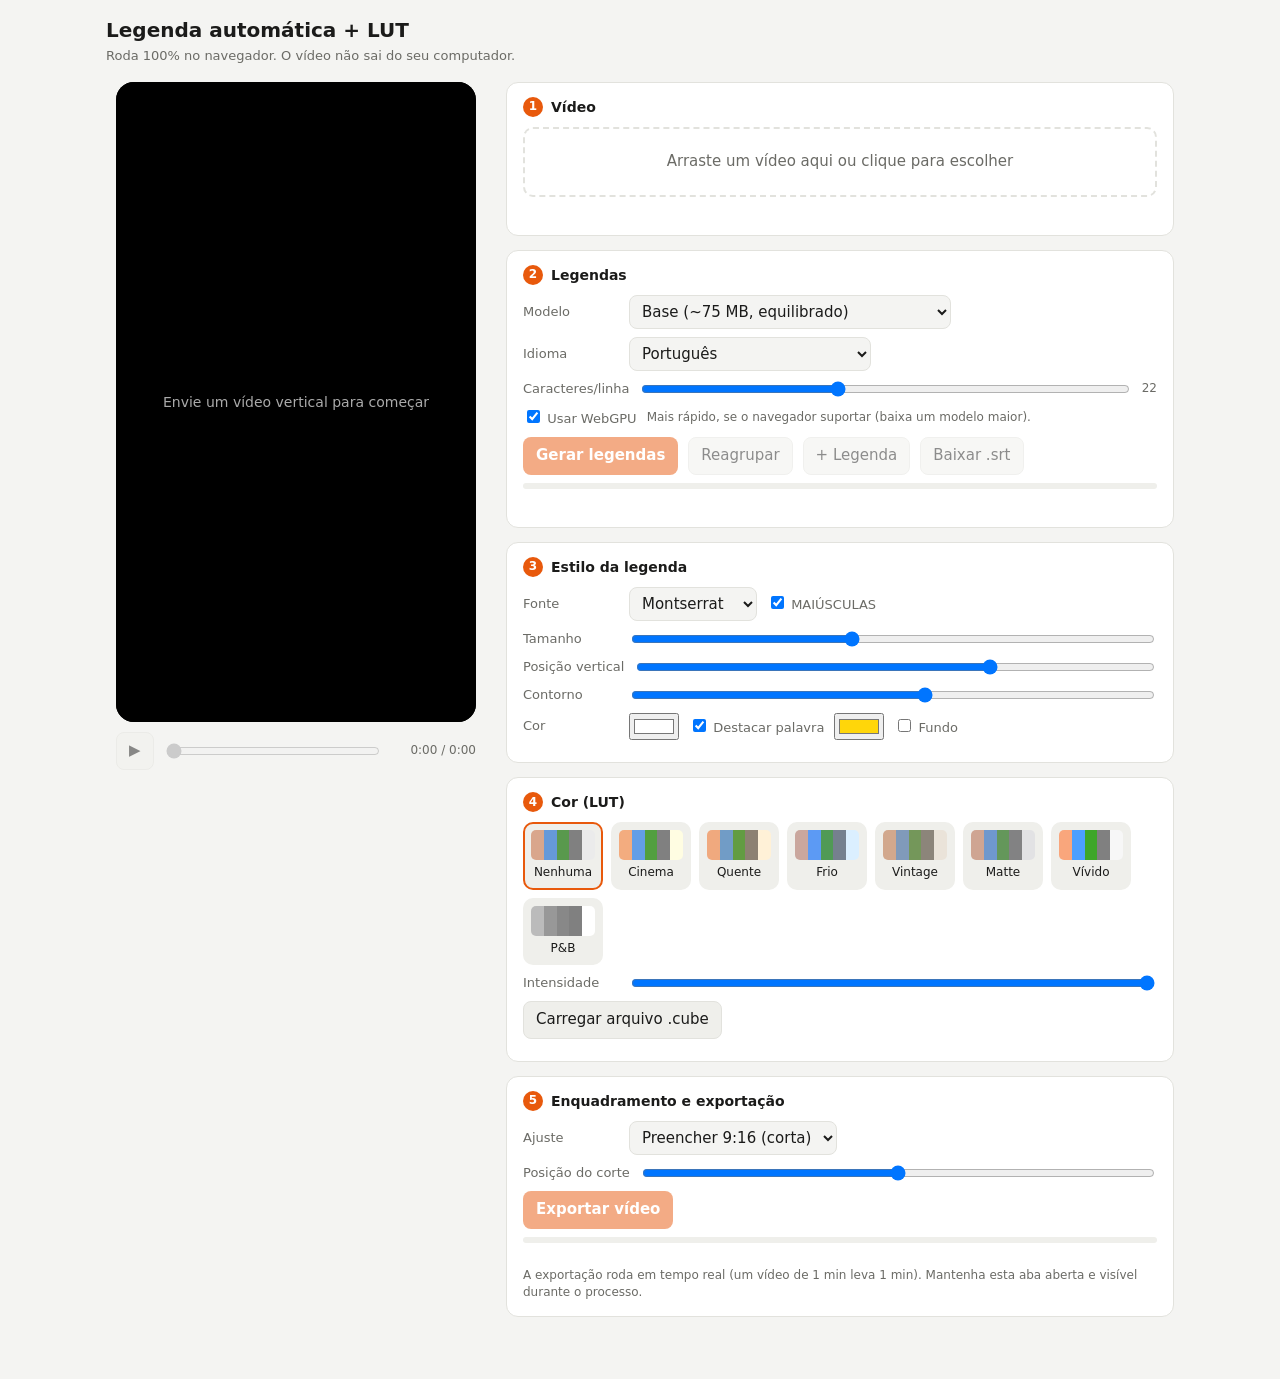
<file: legendas-lut/index.html>
<!doctype html>
<html lang="pt-BR">
<head>
<meta charset="utf-8">
<meta name="viewport" content="width=device-width, initial-scale=1">
<title>Legenda + LUT</title>
<link rel="preconnect" href="https://fonts.googleapis.com">
<link rel="preconnect" href="https://fonts.gstatic.com" crossorigin>
<link href="https://fonts.googleapis.com/css2?family=Anton&family=Bebas+Neue&family=Inter:wght@700;900&family=Montserrat:wght@800;900&family=Poppins:wght@700;800&display=swap" rel="stylesheet">
<style>
:root{
  --bg:#f4f4f2; --panel:#fff; --ink:#1b1b1a; --muted:#6b6b66; --line:#e2e2dd;
  --accent:#e8590c; --accent-ink:#fff; --chip:#efefeb;
}
@media (prefers-color-scheme: dark){
  :root:not([data-theme="light"]){
    --bg:#111112; --panel:#1b1b1d; --ink:#f1f1ee; --muted:#9a9a94; --line:#2c2c2f;
    --accent:#ff7a2f; --accent-ink:#161616; --chip:#26262a;
  }
}
*{box-sizing:border-box}
html,body{margin:0}
body{background:var(--bg);color:var(--ink);font:15px/1.45 system-ui,-apple-system,Segoe UI,Roboto,sans-serif}
header{padding:16px;max-width:1100px;margin:0 auto}
h1{font-size:20px;margin:0}
header p{margin:2px 0 0;color:var(--muted);font-size:13px}
main{max-width:1100px;margin:0 auto;padding:0 16px 48px;display:grid;grid-template-columns:minmax(300px,380px) 1fr;gap:20px;align-items:start}
@media(max-width:820px){main{grid-template-columns:1fr}}
.stage{position:sticky;top:12px}
@media(max-width:820px){.stage{position:static}}
.phone{background:#000;border-radius:18px;overflow:hidden;aspect-ratio:9/16;width:100%;max-width:360px;margin:0 auto;position:relative}
.phone canvas{width:100%;height:100%;display:block}
.empty{position:absolute;inset:0;display:grid;place-items:center;color:#aaa;text-align:center;padding:24px;font-size:14px}
.transport{display:flex;gap:10px;align-items:center;max-width:360px;margin:10px auto 0}
.transport input[type=range]{flex:1}
.time{font-variant-numeric:tabular-nums;color:var(--muted);font-size:12px;min-width:84px;text-align:right}
.card{background:var(--panel);border:1px solid var(--line);border-radius:12px;padding:14px 16px;margin-bottom:14px}
.card h2{font-size:14px;margin:0 0 10px;display:flex;align-items:center;gap:8px}
.card h2 .n{background:var(--accent);color:var(--accent-ink);width:20px;height:20px;border-radius:50%;display:grid;place-items:center;font-size:12px}
.row{display:flex;gap:10px;align-items:center;flex-wrap:wrap;margin:8px 0}
.row label{font-size:13px;color:var(--muted);min-width:96px}
.row input[type=range]{flex:1;min-width:120px}
select,input[type=number],textarea,input[type=text]{font:inherit;background:var(--bg);color:var(--ink);border:1px solid var(--line);border-radius:8px;padding:6px 8px}
button{font:inherit;cursor:pointer;border:1px solid var(--line);background:var(--chip);color:var(--ink);border-radius:8px;padding:7px 12px}
button.primary{background:var(--accent);color:var(--accent-ink);border-color:transparent;font-weight:600}
button:disabled{opacity:.5;cursor:not-allowed}
.drop{border:2px dashed var(--line);border-radius:10px;padding:22px;text-align:center;color:var(--muted);cursor:pointer}
.drop.over{border-color:var(--accent);color:var(--ink)}
.bar{height:6px;background:var(--chip);border-radius:3px;overflow:hidden;margin-top:8px}
.bar>i{display:block;height:100%;width:0;background:var(--accent);transition:width .2s}
.status{font-size:13px;color:var(--muted);margin-top:6px;min-height:18px}
.caps{max-height:340px;overflow:auto;border:1px solid var(--line);border-radius:10px;margin-top:10px}
.cap{display:grid;grid-template-columns:auto 1fr auto;gap:8px;padding:8px;border-bottom:1px solid var(--line);align-items:start}
.cap:last-child{border-bottom:0}
.cap.active{background:color-mix(in srgb,var(--accent) 14%,transparent)}
.cap .t{display:flex;flex-direction:column;gap:4px}
.cap .t input{width:68px;padding:3px 5px;font-size:12px}
.cap textarea{width:100%;resize:vertical;min-height:44px}
.cap .b{display:flex;flex-direction:column;gap:4px}
.cap .b button{padding:3px 8px;font-size:12px}
.luts{display:flex;flex-wrap:wrap;gap:8px}
.lut{display:flex;flex-direction:column;gap:4px;align-items:center;font-size:12px;cursor:pointer;padding:6px;border:2px solid transparent;border-radius:10px;background:var(--chip)}
.lut.sel{border-color:var(--accent)}
.lut i{display:block;width:64px;height:30px;border-radius:5px}
.hint{font-size:12px;color:var(--muted)}
.hide{display:none}
a.dl{display:inline-block;margin-top:8px}
</style>
</head>
<body>
<header>
  <h1>Legenda automática + LUT</h1>
  <p>Roda 100% no navegador. O vídeo não sai do seu computador.</p>
</header>

<main>
  <section class="stage">
    <div class="phone">
      <canvas id="out" width="1080" height="1920"></canvas>
      <div class="empty" id="empty">Envie um vídeo vertical para começar</div>
    </div>
    <div class="transport">
      <button id="play" disabled>▶</button>
      <input id="seek" type="range" min="0" max="1000" value="0" disabled>
      <span class="time" id="time">0:00 / 0:00</span>
    </div>
  </section>

  <section>
    <div class="card">
      <h2><span class="n">1</span>Vídeo</h2>
      <div class="drop" id="drop">Arraste um vídeo aqui ou clique para escolher</div>
      <input id="file" type="file" accept="video/*" class="hide">
      <div class="status" id="vinfo"></div>
    </div>

    <div class="card">
      <h2><span class="n">2</span>Legendas</h2>
      <div class="row">
        <label>Modelo</label>
        <select id="model">
          <option value="Xenova/whisper-tiny">Tiny (~40 MB, rápido, menos preciso)</option>
          <option value="Xenova/whisper-base" selected>Base (~75 MB, equilibrado)</option>
          <option value="Xenova/whisper-small">Small (~250 MB, mais preciso, lento)</option>
        </select>
      </div>
      <div class="row">
        <label>Idioma</label>
        <select id="lang">
          <option value="portuguese" selected>Português</option>
          <option value="english">Inglês</option>
          <option value="spanish">Espanhol</option>
          <option value="french">Francês</option>
          <option value="italian">Italiano</option>
          <option value="german">Alemão</option>
          <option value="">Detectar automaticamente</option>
        </select>
      </div>
      <div class="row">
        <label>Caracteres/linha</label>
        <input id="maxChars" type="range" min="10" max="40" value="22">
        <span class="hint" id="maxCharsV">22</span>
      </div>
      <div class="row">
        <label><input id="gpu" type="checkbox"> Usar WebGPU</label>
        <span class="hint">Mais rápido, se o navegador suportar (baixa um modelo maior).</span>
      </div>
      <div class="row">
        <button class="primary" id="gen" disabled>Gerar legendas</button>
        <button id="regroup" disabled title="Reagrupa as palavras com o valor de caracteres/linha">Reagrupar</button>
        <button id="addCap" disabled>+ Legenda</button>
        <button id="srt" disabled>Baixar .srt</button>
      </div>
      <div class="bar"><i id="gbar"></i></div>
      <div class="status" id="gstatus"></div>
      <div class="caps hide" id="caps"></div>
    </div>

    <div class="card">
      <h2><span class="n">3</span>Estilo da legenda</h2>
      <div class="row"><label>Fonte</label>
        <select id="font">
          <option>Montserrat</option><option>Poppins</option><option>Inter</option>
          <option>Anton</option><option>Bebas Neue</option>
        </select>
        <label style="min-width:auto"><input id="upper" type="checkbox" checked> MAIÚSCULAS</label>
      </div>
      <div class="row"><label>Tamanho</label><input id="size" type="range" min="40" max="140" value="82"></div>
      <div class="row"><label>Posição vertical</label><input id="pos" type="range" min="15" max="92" value="68"></div>
      <div class="row"><label>Contorno</label><input id="stroke" type="range" min="0" max="16" value="9"></div>
      <div class="row">
        <label>Cor</label><input id="color" type="color" value="#ffffff">
        <label style="min-width:auto"><input id="karaoke" type="checkbox" checked> Destacar palavra</label>
        <input id="hl" type="color" value="#ffd60a">
        <label style="min-width:auto"><input id="box" type="checkbox"> Fundo</label>
      </div>
    </div>

    <div class="card">
      <h2><span class="n">4</span>Cor (LUT)</h2>
      <div class="luts" id="luts"></div>
      <div class="row">
        <label>Intensidade</label><input id="lutMix" type="range" min="0" max="100" value="100">
      </div>
      <div class="row">
        <button id="lutBtn">Carregar arquivo .cube</button>
        <input id="lutFile" type="file" accept=".cube" class="hide">
        <span class="hint" id="lutName"></span>
      </div>
    </div>

    <div class="card">
      <h2><span class="n">5</span>Enquadramento e exportação</h2>
      <div class="row"><label>Ajuste</label>
        <select id="fit"><option value="fill">Preencher 9:16 (corta)</option><option value="fit">Caber (barras pretas)</option></select>
      </div>
      <div class="row"><label>Posição do corte</label><input id="pan" type="range" min="-100" max="100" value="0"></div>
      <div class="row">
        <button class="primary" id="export" disabled>Exportar vídeo</button>
        <button id="cancel" class="hide">Cancelar</button>
      </div>
      <div class="bar"><i id="ebar"></i></div>
      <div class="status" id="estatus"></div>
      <div class="hint">A exportação roda em tempo real (um vídeo de 1 min leva 1 min). Mantenha esta aba aberta e visível durante o processo.</div>
    </div>
  </section>
</main>

<video id="vid" playsinline preload="auto" class="hide"></video>

<script>
"use strict";
const $ = id => document.getElementById(id);
const W = 1080, H = 1920;

/* ───────── estado ───────── */
const S = {
  hasVideo:false, captions:[], words:[],
  lut:null, lutId:'none', mix:1,
  exporting:false,
  style:{font:'Montserrat',weight:900,size:82,pos:68,stroke:9,color:'#ffffff',hl:'#ffd60a',karaoke:true,upper:true,box:false},
  fit:'fill', pan:0, audio:null,
};
const vid = $('vid'), out = $('out'), ctx = out.getContext('2d');

/* ───────── WebGL: vídeo + LUT 3D ───────── */
const glc = document.createElement('canvas'); glc.width = W; glc.height = H;
const gl = glc.getContext('webgl2', {premultipliedAlpha:false, preserveDrawingBuffer:true});
let glProg, vTex, lutTex, U = {};
function initGL(){
  if(!gl){ alert('Seu navegador não suporta WebGL2.'); return; }
  const vs = `#version 300 es
  in vec2 p; out vec2 vUv;
  void main(){ vUv = p*.5+.5; gl_Position = vec4(p,0,1); }`;
  const fs = `#version 300 es
  precision highp float; precision highp sampler3D;
  uniform sampler2D uVideo; uniform sampler3D uLut;
  uniform float uSize, uMix; uniform vec2 uScale, uOff; uniform bool uHas;
  in vec2 vUv; out vec4 o;
  void main(){
    vec2 uv = (vUv-.5)*uScale+.5+uOff;
    if(uv.x<0.||uv.x>1.||uv.y<0.||uv.y>1.){ o=vec4(0,0,0,1); return; }
    vec3 c = texture(uVideo, uv).rgb;
    if(uHas){
      vec3 l = texture(uLut, c*(uSize-1.)/uSize + .5/uSize).rgb;
      c = mix(c, l, uMix);
    }
    o = vec4(c,1.);
  }`;
  const sh = (t,s)=>{const x=gl.createShader(t);gl.shaderSource(x,s);gl.compileShader(x);
    if(!gl.getShaderParameter(x,gl.COMPILE_STATUS)) throw new Error(gl.getShaderInfoLog(x)); return x;};
  glProg = gl.createProgram();
  gl.attachShader(glProg, sh(gl.VERTEX_SHADER, vs)); gl.attachShader(glProg, sh(gl.FRAGMENT_SHADER, fs));
  gl.linkProgram(glProg); gl.useProgram(glProg);
  const buf = gl.createBuffer(); gl.bindBuffer(gl.ARRAY_BUFFER, buf);
  gl.bufferData(gl.ARRAY_BUFFER, new Float32Array([-1,-1, 3,-1, -1,3]), gl.STATIC_DRAW);
  const loc = gl.getAttribLocation(glProg,'p'); gl.enableVertexAttribArray(loc);
  gl.vertexAttribPointer(loc,2,gl.FLOAT,false,0,0);
  ['uVideo','uLut','uSize','uMix','uScale','uOff','uHas'].forEach(n=>U[n]=gl.getUniformLocation(glProg,n));
  vTex = gl.createTexture(); gl.activeTexture(gl.TEXTURE0); gl.bindTexture(gl.TEXTURE_2D, vTex);
  for(const [k,v] of [[gl.TEXTURE_MIN_FILTER,gl.LINEAR],[gl.TEXTURE_MAG_FILTER,gl.LINEAR],
    [gl.TEXTURE_WRAP_S,gl.CLAMP_TO_EDGE],[gl.TEXTURE_WRAP_T,gl.CLAMP_TO_EDGE]]) gl.texParameteri(gl.TEXTURE_2D,k,v);
  lutTex = gl.createTexture(); gl.activeTexture(gl.TEXTURE1); gl.bindTexture(gl.TEXTURE_3D, lutTex);
  for(const [k,v] of [[gl.TEXTURE_MIN_FILTER,gl.LINEAR],[gl.TEXTURE_MAG_FILTER,gl.LINEAR],
    [gl.TEXTURE_WRAP_S,gl.CLAMP_TO_EDGE],[gl.TEXTURE_WRAP_T,gl.CLAMP_TO_EDGE],[gl.TEXTURE_WRAP_R,gl.CLAMP_TO_EDGE]]) gl.texParameteri(gl.TEXTURE_3D,k,v);
  gl.uniform1i(U.uVideo,0); gl.uniform1i(U.uLut,1);
  gl.viewport(0,0,W,H);
}
function setLut(lut){
  S.lut = lut;
  if(!lut) return;
  gl.activeTexture(gl.TEXTURE1); gl.bindTexture(gl.TEXTURE_3D, lutTex);
  gl.pixelStorei(gl.UNPACK_FLIP_Y_WEBGL, false); /* FLIP_Y é inválido p/ texturas 3D */
  gl.texImage3D(gl.TEXTURE_3D,0,gl.RGBA8,lut.size,lut.size,lut.size,0,gl.RGBA,gl.UNSIGNED_BYTE,lut.data);
}
function drawVideoGL(){
  const ca = W/H, va = (vid.videoWidth||W)/(vid.videoHeight||H);
  let sx=1, sy=1;
  if(S.fit==='fill'){ if(va>ca) sx=ca/va; else sy=va/ca; }
  else { if(va>ca) sy=va/ca; else sx=ca/va; }
  const off = S.fit==='fill' ? S.pan*(1-sx)/2 : 0;
  const offY = S.fit==='fill' ? S.pan*(1-sy)/2 : 0;
  gl.activeTexture(gl.TEXTURE0); gl.bindTexture(gl.TEXTURE_2D, vTex);
  gl.pixelStorei(gl.UNPACK_FLIP_Y_WEBGL, true);
  gl.texImage2D(gl.TEXTURE_2D,0,gl.RGBA,gl.RGBA,gl.UNSIGNED_BYTE,vid);
  gl.uniform2f(U.uScale,sx,sy); gl.uniform2f(U.uOff,off,-offY);
  gl.uniform1i(U.uHas, S.lut?1:0);
  if(S.lut){ gl.uniform1f(U.uSize,S.lut.size); gl.uniform1f(U.uMix,S.mix); }
  gl.drawArrays(gl.TRIANGLES,0,3);
}

/* ───────── LUTs ───────── */
const clamp = x => Math.min(1,Math.max(0,x));
const lum = (r,g,b) => .2126*r+.7152*g+.0722*b;
const smooth = (a,b,x)=>{x=clamp((x-a)/(b-a));return x*x*(3-2*x)};
const sat = ([r,g,b],s)=>{const l=lum(r,g,b);return [l+(r-l)*s,l+(g-l)*s,l+(b-l)*s]};
const contrast = (c,k)=>c.map(v=>(v-.5)*k+.5);
const LUT_PRESETS = [
  {id:'none', name:'Nenhuma', fn:null},
  {id:'cinema', name:'Cinema', fn:(r,g,b)=>{
    const l=lum(r,g,b), w=1-smooth(0,.6,l), h=smooth(.4,1,l);
    return sat(contrast([r+h*.08-w*.06, g+h*.02+w*.02, b+w*.09-h*.07],1.12),1.1);}},
  {id:'quente', name:'Quente', fn:(r,g,b)=>contrast([r*1.06+.02,g+.005,b*.9],1.05)},
  {id:'frio', name:'Frio', fn:(r,g,b)=>contrast([r*.92,g,b*1.08+.02],1.04)},
  {id:'vintage', name:'Vintage', fn:(r,g,b)=>{
    const c=[r*.88+.07,g*.88+.07,b*.88+.07]; const s=sat(c,.75); return [s[0]+.04,s[1]+.01,s[2]-.03];}},
  {id:'matte', name:'Matte', fn:(r,g,b)=>{
    const l=lum(r,g,b), w=1-smooth(0,.5,l);
    return sat([r*.9+.06,g*.9+.06+w*.01,b*.9+.065],.9);}},
  {id:'vivido', name:'Vívido', fn:(r,g,b)=>contrast(sat([r,g,b],1.45),1.12)},
  {id:'pb', name:'P&B', fn:(r,g,b)=>{const v=contrast([lum(r,g,b)],1.25)[0];return [v,v,v];}},
];
function buildLut(fn, n=33){
  const d = new Uint8Array(n*n*n*4); let i=0;
  for(let b=0;b<n;b++)for(let g=0;g<n;g++)for(let r=0;r<n;r++){
    const o = fn(r/(n-1),g/(n-1),b/(n-1));
    d[i++]=Math.round(clamp(o[0])*255); d[i++]=Math.round(clamp(o[1])*255);
    d[i++]=Math.round(clamp(o[2])*255); d[i++]=255;
  }
  return {size:n,data:d};
}
function parseCube(text){
  let n=0, dmin=[0,0,0], dmax=[1,1,1]; const vals=[];
  for(const raw of text.split(/\r?\n/)){
    const line = raw.trim(); if(!line||line[0]==='#') continue;
    const p = line.split(/\s+/);
    if(p[0]==='LUT_3D_SIZE') n=parseInt(p[1]);
    else if(p[0]==='LUT_1D_SIZE') throw new Error('LUT 1D não é suportada, use uma LUT 3D (.cube).');
    else if(p[0]==='DOMAIN_MIN') dmin=p.slice(1,4).map(Number);
    else if(p[0]==='DOMAIN_MAX') dmax=p.slice(1,4).map(Number);
    else if(/^[-+\d.]/.test(p[0]) && p.length>=3) vals.push(+p[0],+p[1],+p[2]);
  }
  if(!n || vals.length!==n*n*n*3) throw new Error('Arquivo .cube inválido (tamanho não confere).');
  const d = new Uint8Array(n*n*n*4);
  for(let i=0,j=0;i<n*n*n;i++){
    for(let c=0;c<3;c++) d[j++]=Math.round(clamp((vals[i*3+c]-dmin[c])/(dmax[c]-dmin[c]))*255);
    d[j++]=255;
  }
  return {size:n,data:d};
}
function initLutUI(){
  const samples=[[.85,.65,.55],[.4,.6,.85],[.35,.6,.3],[.5,.5,.5],[.92,.92,.92]];
  for(const p of LUT_PRESETS){
    const el = document.createElement('div'); el.className='lut'; el.dataset.id=p.id;
    const cols = samples.map(s=>{const o=p.fn?p.fn(...s):s;return `rgb(${o.map(v=>Math.round(clamp(v)*255)).join(',')})`});
    const stops = cols.map((c,i)=>`${c} ${i*20}% ${(i+1)*20}%`).join(',');
    el.innerHTML = `<i style="background:linear-gradient(90deg,${stops})"></i>${p.name}`;
    el.onclick = ()=>{
      S.lutId=p.id; $('lutName').textContent='';
      setLut(p.fn ? buildLut(p.fn) : null); markLut(); render();
    };
    $('luts').appendChild(el);
  }
  markLut();
}
function markLut(){ document.querySelectorAll('.lut').forEach(e=>e.classList.toggle('sel', e.dataset.id===S.lutId)); }

/* ───────── legendas: desenho ───────── */
function currentCaption(t){ return S.captions.find(c=>t>=c.start && t<=c.end); }
function drawCaptions(t){
  const cap = currentCaption(t); if(!cap || !cap.words.length) return;
  const st = S.style;
  ctx.save();
  ctx.font = `${st.weight} ${st.size}px "${st.font}", sans-serif`;
  ctx.textBaseline = 'alphabetic'; ctx.lineJoin = 'round'; ctx.miterLimit = 2;
  const words = cap.words.map((w,i)=>({...w, t: st.upper ? w.t.toUpperCase() : w.t, end: cap.words[i+1] ? cap.words[i+1].s : cap.end}));
  const sp = ctx.measureText(' ').width, maxW = W*.84;
  const lines=[]; let cur=[], curW=0;
  for(const w of words){
    const ww = ctx.measureText(w.t).width;
    if(cur.length && curW+sp+ww>maxW){ lines.push({ws:cur,w:curW}); cur=[]; curW=0; }
    w.mw = ww; curW += (cur.length?sp:0)+ww; cur.push(w);
  }
  lines.push({ws:cur,w:curW});
  const lh = st.size*1.18, total = lines.length*lh;
  let y = H*st.pos/100 - total/2 + st.size*.95;
  if(st.box){
    const bw = Math.max(...lines.map(l=>l.w))+st.size*.8;
    ctx.fillStyle='rgba(0,0,0,.6)';
    ctx.beginPath(); ctx.roundRect((W-bw)/2, y-st.size*1.05, bw, total+st.size*.3, st.size*.25); ctx.fill();
  }
  for(const l of lines){
    let x = (W-l.w)/2;
    for(const w of l.ws){
      const active = st.karaoke && t>=w.s && t<w.end;
      if(st.stroke>0){ ctx.strokeStyle='#000'; ctx.lineWidth=st.stroke*2; ctx.strokeText(w.t,x,y); }
      ctx.fillStyle = active ? st.hl : st.color; ctx.fillText(w.t,x,y);
      x += w.mw + sp;
    }
    y += lh;
  }
  ctx.restore();
}

/* ───────── render ───────── */
function render(){
  if(!S.hasVideo || vid.readyState<2) return;
  drawVideoGL();
  ctx.drawImage(glc,0,0);
  drawCaptions(vid.currentTime);
}
let raf=0;
function loop(){ render(); updateTransport(); raf = requestAnimationFrame(loop); }
function fmt(t){ t=Math.max(0,t||0); const m=Math.floor(t/60), s=Math.floor(t%60); return `${m}:${String(s).padStart(2,'0')}`; }
function updateTransport(){
  if(!S.hasVideo) return;
  if(!seeking) $('seek').value = vid.duration ? vid.currentTime/vid.duration*1000 : 0;
  $('time').textContent = `${fmt(vid.currentTime)} / ${fmt(vid.duration)}`;
  const cap = currentCaption(vid.currentTime);
  document.querySelectorAll('.cap').forEach(e=>{
    const on = cap && e.dataset.id===cap.id;
    if(on!==e.classList.contains('active')){
      e.classList.toggle('active',on);
      if(on && !vid.paused && !S.exporting) e.scrollIntoView({block:'nearest'});
    }
  });
}

/* ───────── carregar vídeo ───────── */
let seeking=false;
function loadFile(f){
  if(!f) return;
  if(S.url) URL.revokeObjectURL(S.url);
  S.url = URL.createObjectURL(f); S.file = f;
  vid.src = S.url; vid.load();
}
vid.addEventListener('loadeddata', ()=>{
  S.hasVideo = true; $('empty').classList.add('hide');
  ['play','seek','gen','export','addCap'].forEach(i=>$(i).disabled=false);
  const portrait = vid.videoHeight>vid.videoWidth;
  $('vinfo').textContent = `${S.file.name} · ${vid.videoWidth}×${vid.videoHeight} · ${fmt(vid.duration)}` +
    (portrait ? '' : ' · ⚠ não é vertical (será cortado para 9:16)');
  S.captions=[]; S.words=[]; renderCaps(); setSrtButtons();
  vid.currentTime = 0.01;
  if(!raf) loop();
  render();
});
vid.addEventListener('seeked', render);
vid.addEventListener('ended', ()=>{ $('play').textContent='▶'; });
$('drop').onclick = ()=>$('file').click();
$('file').onchange = e=>loadFile(e.target.files[0]);
['dragover','dragenter'].forEach(ev=>$('drop').addEventListener(ev,e=>{e.preventDefault();$('drop').classList.add('over')}));
['dragleave','drop'].forEach(ev=>$('drop').addEventListener(ev,e=>{e.preventDefault();$('drop').classList.remove('over')}));
$('drop').addEventListener('drop',e=>loadFile(e.dataTransfer.files[0]));

/* ───────── áudio (necessário p/ exportar com som) ───────── */
function ensureAudio(){
  if(S.audio) { if(S.audio.ctx.state==='suspended') S.audio.ctx.resume(); return S.audio; }
  const ac = new AudioContext(); const src = ac.createMediaElementSource(vid);
  src.connect(ac.destination);
  S.audio = {ctx:ac, src}; return S.audio;
}
$('play').onclick = ()=>{
  if(S.exporting) return; ensureAudio();
  if(vid.paused){ vid.play(); $('play').textContent='⏸'; } else { vid.pause(); $('play').textContent='▶'; }
};
$('seek').addEventListener('input', e=>{ seeking=true; vid.currentTime = e.target.value/1000*vid.duration; });
$('seek').addEventListener('change', ()=>{ seeking=false; });

/* ───────── transcrição (Whisper no navegador, via Web Worker) ───────── */
const WORKER_SRC = `
import { pipeline, env } from 'https://cdn.jsdelivr.net/npm/@huggingface/transformers@3.3.3';
env.allowLocalModels = false;
const cache = {};
const post = (type, data) => self.postMessage({type, ...data});
async function load(model, device){
  const key = model+'|'+device;
  if(cache[key]) return cache[key];
  cache[key] = await pipeline('automatic-speech-recognition', model, {
    device, dtype: device==='webgpu' ? 'fp32' : 'q8',
    progress_callback: p => post('progress', {p}),
  });
  return cache[key];
}
self.onmessage = async (e) => {
  const {audio, model, language, gpu} = e.data;
  try{
    let asr;
    try{ asr = await load(model, gpu ? 'webgpu' : 'wasm'); }
    catch(err){
      if(!gpu) throw err;
      post('status', {text:'WebGPU falhou, usando CPU…'});
      asr = await load(model, 'wasm');
    }
    post('status', {text:'Transcrevendo… (pode levar um tempo, não feche a aba)'});
    const opts = {task:'transcribe', return_timestamps:'word', chunk_length_s:30, stride_length_s:5};
    if(language) opts.language = language;
    const r = await asr(audio, opts);
    post('done', {chunks: r.chunks||[], text: r.text});
  }catch(err){ post('error', {message: String(err && err.message || err)}); }
};`;
let worker=null;
function getWorker(){
  if(worker) return worker;
  const url = URL.createObjectURL(new Blob([WORKER_SRC],{type:'text/javascript'}));
  worker = new Worker(url,{type:'module'});
  return worker;
}
async function decodeAudio16k(file){
  const buf = await file.arrayBuffer();
  const ac = new AudioContext({sampleRate:16000});
  try{
    const ab = await ac.decodeAudioData(buf);
    const ch = ab.numberOfChannels, n = ab.length, mono = new Float32Array(n);
    for(let c=0;c<ch;c++){ const d=ab.getChannelData(c); for(let i=0;i<n;i++) mono[i]+=d[i]/ch; }
    return mono;
  } finally { ac.close(); }
}
function setBar(id,v){ $(id).style.width = Math.round(v*100)+'%'; }
$('gen').onclick = async ()=>{
  if(!S.hasVideo) return;
  $('gen').disabled = true; setBar('gbar',0);
  try{
    $('gstatus').textContent='Extraindo áudio…';
    const audio = await decodeAudio16k(S.file);
    const w = getWorker();
    const files = {};
    const done = new Promise((res,rej)=>{
      w.onmessage = e=>{
        const m = e.data;
        if(m.type==='progress'){
          const p=m.p;
          if(p.status==='progress' && p.file){
            files[p.file]={l:p.loaded,t:p.total};
            const L=Object.values(files).reduce((a,b)=>a+b.l,0), T=Object.values(files).reduce((a,b)=>a+b.t,0);
            setBar('gbar',T?L/T:0);
            $('gstatus').textContent=`Baixando modelo… ${(L/1e6).toFixed(0)} / ${(T/1e6).toFixed(0)} MB (só na primeira vez)`;
          }
        } else if(m.type==='status'){ $('gstatus').textContent=m.text; setBar('gbar',1); }
        else if(m.type==='done') res(m);
        else if(m.type==='error') rej(new Error(m.message));
      };
      w.onerror = e=>rej(new Error(e.message||'Falha ao iniciar o worker (precisa de http://, não file://).'));
    });
    w.postMessage({audio, model:$('model').value, language:$('lang').value, gpu:$('gpu').checked}, [audio.buffer]);
    const r = await done;
    const words = [];
    for(const c of r.chunks){
      const t=(c.text||'').trim(); if(!t) continue;
      const s=c.timestamp[0] ?? 0, e=c.timestamp[1] ?? (s+.4);
      words.push({t,s,e});
    }
    if(!words.length) throw new Error('Nenhuma fala detectada.');
    S.words = words; regroup();
    $('gstatus').textContent = `Pronto: ${S.captions.length} legendas. Revise e edite abaixo.`; setBar('gbar',1);
  }catch(err){
    $('gstatus').textContent = 'Erro: '+err.message; setBar('gbar',0);
  }finally{ $('gen').disabled=false; }
};

/* agrupa palavras em legendas curtas */
let capId=0;
function groupWords(words, maxChars){
  const caps=[]; let cur=[];
  const flush=()=>{ if(!cur.length) return;
    caps.push({id:'c'+(capId++), start:cur[0].s, end:cur[cur.length-1].e, words:cur}); cur=[]; };
  for(const w of words){
    const len = cur.reduce((a,x)=>a+x.t.length+1,0)+w.t.length;
    const gap = cur.length ? w.s-cur[cur.length-1].e : 0;
    if(cur.length && (len>maxChars || gap>.7)) flush();
    cur.push({...w});
    if(/[.!?…]$/.test(w.t) && cur.length>=2) flush();
  }
  flush();
  for(let i=0;i<caps.length;i++){
    const nx = caps[i+1]; caps[i].end = Math.min(caps[i].end+.2, nx ? nx.start : Infinity);
  }
  return caps;
}
function regroup(){ S.captions = groupWords(S.words, +$('maxChars').value); renderCaps(); setSrtButtons(); render(); }
$('regroup').onclick = ()=>{ if(S.words.length) regroup(); };
$('maxChars').oninput = e=>{ $('maxCharsV').textContent=e.target.value; };
function setSrtButtons(){ const on=S.captions.length>0; $('srt').disabled=!on; $('regroup').disabled=!S.words.length; }

/* ───────── lista de legendas editável ───────── */
function setCapText(cap, text){
  const ws = text.trim().split(/\s+/).filter(Boolean);
  const total = ws.reduce((a,w)=>a+w.length,0) || 1, dur = Math.max(.1,cap.end-cap.start);
  let t = cap.start;
  cap.words = ws.map(w=>{ const d = dur*w.length/total; const o={t:w,s:t,e:t+d}; t+=d; return o; });
}
function renderCaps(){
  const box = $('caps'); box.innerHTML='';
  box.classList.toggle('hide', !S.captions.length);
  S.captions.forEach((cap,i)=>{
    const el = document.createElement('div'); el.className='cap'; el.dataset.id=cap.id;
    el.innerHTML = `<div class="t"><input type="number" step=".05" min="0" value="${cap.start.toFixed(2)}" title="início (s)"><input type="number" step=".05" min="0" value="${cap.end.toFixed(2)}" title="fim (s)"></div>
      <textarea rows="2"></textarea>
      <div class="b"><button title="Ir para esta legenda">▶</button><button title="Juntar com a próxima">⤵</button><button title="Apagar">✕</button></div>`;
    const [ti,te] = el.querySelectorAll('input'), ta = el.querySelector('textarea'), [bp,bm,bd] = el.querySelectorAll('button');
    ta.value = cap.words.map(w=>w.t).join(' ');
    ta.oninput = ()=>{ setCapText(cap, ta.value); render(); };
    ti.onchange = ()=>{ cap.start=+ti.value; setCapText(cap, ta.value); };
    te.onchange = ()=>{ cap.end=+te.value; setCapText(cap, ta.value); };
    bp.onclick = ()=>{ vid.currentTime = cap.start+.02; };
    bm.onclick = ()=>{ const n=S.captions[i+1]; if(!n) return; cap.words=cap.words.concat(n.words); cap.end=n.end; S.captions.splice(i+1,1); renderCaps(); render(); };
    bd.onclick = ()=>{ S.captions.splice(i,1); renderCaps(); setSrtButtons(); render(); };
    box.appendChild(el);
  });
}
$('addCap').onclick = ()=>{
  const t = vid.currentTime;
  const cap = {id:'c'+(capId++), start:t, end:Math.min(vid.duration,t+1.5), words:[]};
  setCapText(cap,'Nova legenda');
  S.captions.push(cap); S.captions.sort((a,b)=>a.start-b.start);
  renderCaps(); setSrtButtons(); render();
};
function srtTime(t){ const ms=Math.round(t*1000); const p=(n,l=2)=>String(n).padStart(l,'0');
  return `${p(Math.floor(ms/3600000))}:${p(Math.floor(ms/60000)%60)}:${p(Math.floor(ms/1000)%60)},${p(ms%1000,3)}`; }
$('srt').onclick = ()=>{
  const txt = S.captions.map((c,i)=>`${i+1}\n${srtTime(c.start)} --> ${srtTime(c.end)}\n${c.words.map(w=>w.t).join(' ')}\n`).join('\n');
  download(new Blob([txt],{type:'text/plain'}), 'legendas.srt');
};
function download(blob,name){ const a=document.createElement('a'); a.href=URL.createObjectURL(blob); a.download=name; document.body.appendChild(a); a.click(); a.remove(); setTimeout(()=>URL.revokeObjectURL(a.href),10000); }

/* ───────── controles de estilo / LUT / enquadramento ───────── */
const st = S.style;
const bind = (id,key,conv=v=>v)=>$(id).addEventListener('input',e=>{ st[key]=conv(e.target.type==='checkbox'?e.target.checked:e.target.value); render(); });
bind('size','size',Number); bind('pos','pos',Number); bind('stroke','stroke',Number);
bind('color','color'); bind('hl','hl'); bind('karaoke','karaoke'); bind('upper','upper'); bind('box','box');
$('font').addEventListener('input',async e=>{
  st.font=e.target.value; try{ await document.fonts.load(`${st.weight} 40px "${st.font}"`); }catch{} render();
});
$('lutMix').oninput = e=>{ S.mix=e.target.value/100; render(); };
$('fit').oninput = e=>{ S.fit=e.target.value; render(); };
$('pan').oninput = e=>{ S.pan=e.target.value/100; render(); };
$('lutBtn').onclick = ()=>$('lutFile').click();
$('lutFile').onchange = async e=>{
  const f=e.target.files[0]; if(!f) return;
  try{
    const lut = parseCube(await f.text()); setLut(lut);
    S.lutId='custom'; markLut(); $('lutName').textContent=`${f.name} (${lut.size}³)`; render();
  }catch(err){ alert(err.message); }
  e.target.value='';
};

/* ───────── exportar ───────── */
function pickMime(){
  const list=['video/mp4;codecs=avc1.640028,mp4a.40.2','video/mp4;codecs=avc1,mp4a','video/mp4','video/webm;codecs=vp9,opus','video/webm;codecs=vp8,opus','video/webm'];
  return list.find(m=>window.MediaRecorder && MediaRecorder.isTypeSupported(m));
}
let cancelExport=false;
$('cancel').onclick = ()=>{ cancelExport=true; };
$('export').onclick = async ()=>{
  if(S.exporting || !S.hasVideo) return;
  const mime = pickMime();
  if(!mime){ alert('Seu navegador não suporta gravação de vídeo (MediaRecorder).'); return; }
  S.exporting = true; cancelExport=false;
  $('export').disabled=true; $('cancel').classList.remove('hide'); $('play').disabled=true;
  vid.pause(); $('play').textContent='▶';
  const a = ensureAudio();
  const dest = a.ctx.createMediaStreamDestination();
  a.src.connect(dest); a.src.disconnect(a.ctx.destination);
  try{
    vid.currentTime = 0; await new Promise(r=>vid.addEventListener('seeked',r,{once:true}));
    render();
    const stream = out.captureStream(30);
    dest.stream.getAudioTracks().forEach(t=>stream.addTrack(t));
    const rec = new MediaRecorder(stream,{mimeType:mime,videoBitsPerSecond:10e6,audioBitsPerSecond:192e3});
    const chunks=[]; rec.ondataavailable=e=>{ if(e.data.size) chunks.push(e.data); };
    const stopped = new Promise(r=>rec.onstop=r);
    rec.start(500);
    vid.playbackRate=1;
    await vid.play();
    await new Promise(res=>{
      const tick=()=>{
        render();
        const p = vid.currentTime/vid.duration; setBar('ebar',p);
        $('estatus').textContent = `Gravando… ${Math.round(p*100)}%`;
        if(vid.ended || cancelExport || p>=.9995){ res(); return; }
        requestAnimationFrame(tick);
      };
      tick();
    });
    vid.pause(); await new Promise(r=>setTimeout(r,200)); rec.stop(); await stopped;
    if(cancelExport){ $('estatus').textContent='Cancelado.'; setBar('ebar',0); }
    else{
      const ext = mime.startsWith('video/mp4') ? 'mp4' : 'webm';
      const blob = new Blob(chunks,{type:mime.split(';')[0]});
      download(blob, `video-legendado.${ext}`);
      $('estatus').textContent = `Pronto! Arquivo .${ext} baixado (${(blob.size/1e6).toFixed(1)} MB).` + (ext==='webm' ? ' Obs.: seu navegador gerou WebM; o Chrome atual gera MP4.' : '');
      setBar('ebar',1);
    }
  }catch(err){ $('estatus').textContent='Erro: '+err.message; }
  finally{
    try{ a.src.disconnect(dest); }catch{}
    a.src.connect(a.ctx.destination);
    S.exporting=false; $('export').disabled=false; $('cancel').classList.add('hide'); $('play').disabled=false;
  }
};

/* ───────── init ───────── */
initGL(); initLutUI();
$('gpu').checked = !!navigator.gpu; if(!navigator.gpu) $('gpu').disabled = true;
ctx.fillStyle='#000'; ctx.fillRect(0,0,W,H);
</script>
</body>
</html>
</file>
